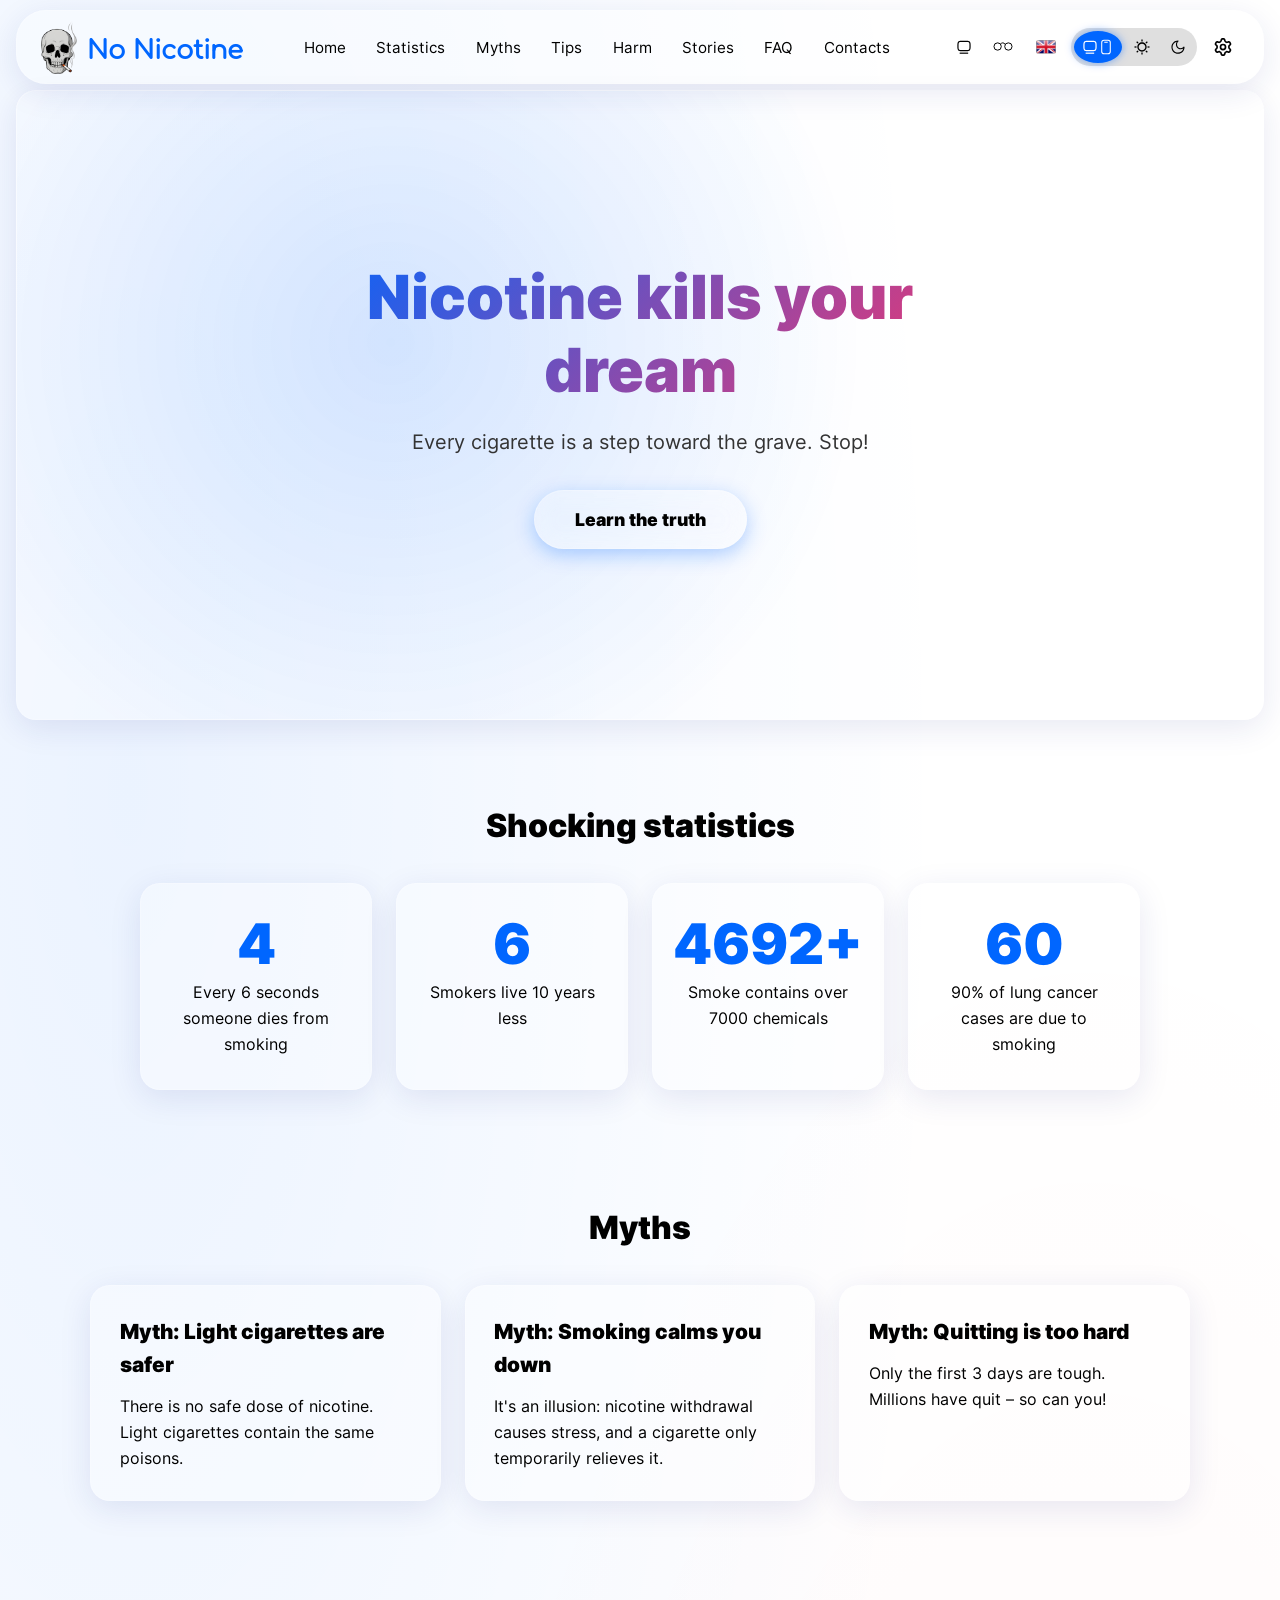
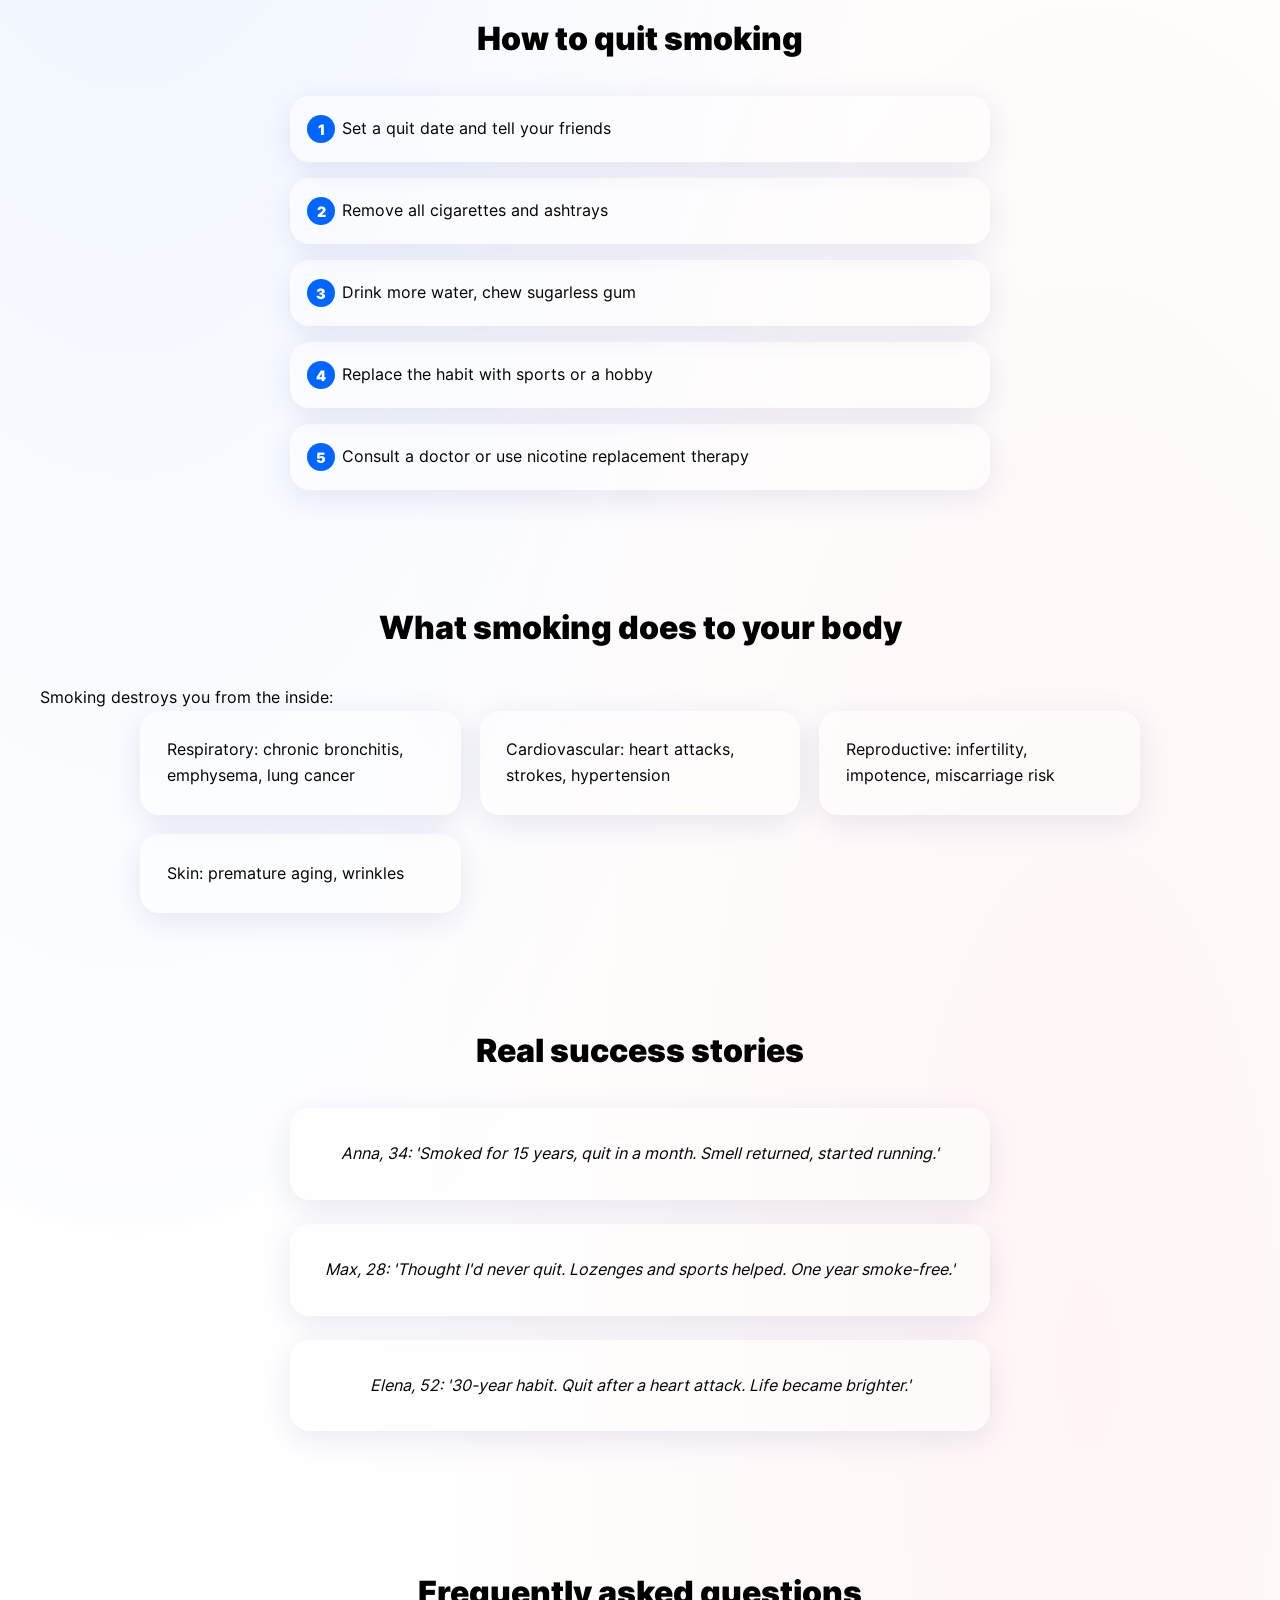
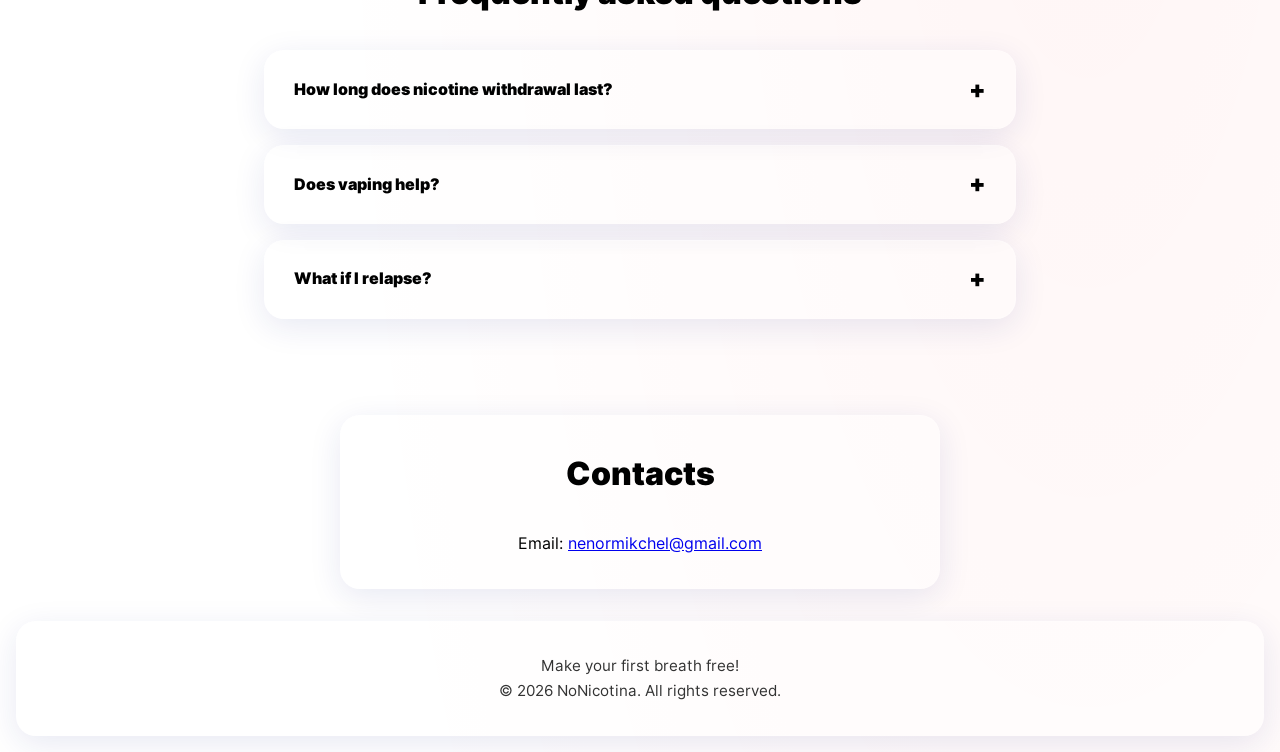
<file: index.html>
<!DOCTYPE html>
<html lang="ru" data-theme="system">
<head>
  <meta charset="UTF-8">
  <meta name="viewport" content="width=device-width, initial-scale=1.0">
  <title data-i18n="site_title">Нет никотину – освободи себя</title>
  <meta name="description" content="Антитабачный сайт о вреде курения, статистике, мифах и способах бросить. Присоединяйся к движению NoNicotina!">
  <meta name="keywords" content="бросить курить, вред курения, никотин, антитабак, здоровье, отказ от сигарет">
  <link rel="canonical" href="https://nonicotina.github.io/">
  <link rel="manifest" href="/site.webmanifest">
  <meta name="msapplication-config" content="/browserconfig.xml">
  <link rel="alternate" type="application/rss+xml" title="NoNicotina RSS Feed" href="/rss.xml">
  <link rel="alternate" type="application/atom+xml" title="Nonicotina Atom Feed" href="/atom.xml" />
  <link rel="search" type="application/opensearchdescription+xml" title="NoNicotina" href="/opensearch.xml">
  <!-- hreflang для всех языков -->
  <link rel="alternate" hreflang="ru" href="https://nonicotina.github.io/">
  <link rel="alternate" hreflang="en" href="https://nonicotina.github.io/?lang=en">
  <link rel="alternate" hreflang="uk" href="https://nonicotina.github.io/?lang=uk">
  <link rel="alternate" hreflang="fr" href="https://nonicotina.github.io/?lang=fr">
  <link rel="alternate" hreflang="x-default" href="https://nonicotina.github.io/">
  <!-- Open Graph -->
  <meta property="og:title" content="NoNicotina – антитабачный проект">
  <meta property="og:description" content="Узнай правду о курении и освободись от никотиновой зависимости.">
  <meta property="og:url" content="https://nonicotina.github.io/">
  <meta property="og:site_name" content="NoNicotina">
  <meta property="og:type" content="website">
  <meta property="og:locale" content="ru_RU">
  <meta property="og:locale:alternate" content="en_US">
  <meta property="og:locale:alternate" content="uk_UA">
  <meta property="og:locale:alternate" content="fr_FR">
  <meta property="og:image" content="https://nonicotina.github.io/static/icons/siteicon.webp">
  <meta property="og:image:width" content="256">
  <meta property="og:image:height" content="256">
  <!-- Twitter Card -->
  <meta name="twitter:card" content="summary">
  <meta name="twitter:title" content="NoNicotina">
  <meta name="twitter:description" content="Антитабачный сайт. Бросай курить!">
  <meta name="twitter:image" content="https://nonicotina.github.io/static/icons/siteicon.webp">
  <!-- Microsoft, Apple, etc. -->
  <meta name="msapplication-TileColor" content="#0066FF">
  <meta name="msapplication-TileImage" content="/static/favicon/mstile-150x150.png">
  <meta name="theme-color" content="#0066FF" media="(prefers-color-scheme: light)">
  <meta name="theme-color" content="#000000" media="(prefers-color-scheme: dark)">
  <!-- ================== FAVICONS (57 штук) ================== -->

	<!-- 1. Основной SVG (вектор, главный) -->
	<link rel="icon" type="image/svg+xml" href="/static/favicon/favicon.svg">

	<!-- 2. Классический .ico для старых браузеров -->
	<link rel="icon" type="image/x-icon" href="/static/favicon/favicon.ico">
	<!-- И дополнительные размеры .ico -->
	<link rel="icon" type="image/x-icon" sizes="16x16" href="/static/favicon/favicon-16x16.ico">
	<link rel="icon" type="image/x-icon" sizes="32x32" href="/static/favicon/favicon-32x32.ico">
	<link rel="icon" type="image/x-icon" sizes="48x48" href="/static/favicon/favicon-48x48.ico">
	<link rel="icon" type="image/x-icon" sizes="120x120" href="/static/favicon/favicon-120x120.ico">
	<link rel="icon" type="image/x-icon" sizes="180x180" href="/static/favicon/favicon-180x180.ico">

	<!-- 3. PNG универсальные -->
	<link rel="icon" type="image/png" sizes="16x16" href="/static/favicon/favicon-16x16.png">
	<link rel="icon" type="image/png" sizes="32x32" href="/static/favicon/favicon-32x32.png">
	<link rel="icon" type="image/png" sizes="48x48" href="/static/favicon/favicon-48x48.png">
	<link rel="icon" type="image/png" sizes="96x96" href="/static/favicon/favicon-96x96.png">
	<link rel="icon" type="image/png" sizes="120x120" href="/static/favicon/favicon-120x120.png">
	<link rel="icon" type="image/png" sizes="180x180" href="/static/favicon/favicon-180x180.png">
	<link rel="icon" type="image/png" sizes="192x192" href="/static/favicon/android-chrome-192x192.png">
	<link rel="icon" type="image/png" sizes="256x256" href="/static/favicon/android-chrome-256x256.png">
	<link rel="icon" type="image/png" sizes="384x384" href="/static/favicon/android-chrome-384x384.png">
	<link rel="icon" type="image/png" sizes="512x512" href="/static/favicon/android-chrome-512x512.png">

	<!-- 4. Apple Touch Icons (классические и новые) -->
	<link rel="apple-touch-icon" sizes="57x57" href="/static/favicon/apple-touch-icon-57x57.png">
	<link rel="apple-touch-icon" sizes="60x60" href="/static/favicon/apple-touch-icon-60x60.png">
	<link rel="apple-touch-icon" sizes="72x72" href="/static/favicon/apple-touch-icon-72x72.png">
	<link rel="apple-touch-icon" sizes="76x76" href="/static/favicon/apple-touch-icon-76x76.png">
	<link rel="apple-touch-icon" sizes="114x114" href="/static/favicon/apple-touch-icon-114x114.png">
	<link rel="apple-touch-icon" sizes="120x120" href="/static/favicon/apple-touch-icon-120x120.png">
	<link rel="apple-touch-icon" sizes="144x144" href="/static/favicon/apple-touch-icon-144x144.png">
	<link rel="apple-touch-icon" sizes="152x152" href="/static/favicon/apple-touch-icon-152x152.png">
	<link rel="apple-touch-icon" sizes="167x167" href="/static/favicon/apple-touch-icon-167x167.png">
	<link rel="apple-touch-icon" sizes="180x180" href="/static/favicon/apple-touch-icon-180x180.png">
	<!-- Apple icon (без "touch") -->
	<link rel="apple-touch-icon" sizes="57x57" href="/static/favicon/apple-icon-57x57.png">
	<link rel="apple-touch-icon" sizes="60x60" href="/static/favicon/apple-icon-60x60.png">
	<link rel="apple-touch-icon" sizes="72x72" href="/static/favicon/apple-icon-72x72.png">
	<link rel="apple-touch-icon" sizes="76x76" href="/static/favicon/apple-icon-76x76.png">
	<link rel="apple-touch-icon" sizes="114x114" href="/static/favicon/apple-icon-114x114.png">
	<link rel="apple-touch-icon" sizes="120x120" href="/static/favicon/apple-icon-120x120.png">
	<link rel="apple-touch-icon" sizes="144x144" href="/static/favicon/apple-icon-144x144.png">
	<link rel="apple-touch-icon" sizes="152x152" href="/static/favicon/apple-icon-152x152.png">
	<link rel="apple-touch-icon" sizes="180x180" href="/static/favicon/apple-icon-180x180.png">

	<!-- 5. Android Chrome (уже частично есть, но добавим все размеры) -->
	<link rel="icon" type="image/png" sizes="36x36" href="/static/favicon/android-chrome-36x36.png">
	<link rel="icon" type="image/png" sizes="48x48" href="/static/favicon/android-chrome-48x48.png">
	<link rel="icon" type="image/png" sizes="72x72" href="/static/favicon/android-chrome-72x72.png">
	<link rel="icon" type="image/png" sizes="96x96" href="/static/favicon/android-chrome-96x96.png">
	<link rel="icon" type="image/png" sizes="144x144" href="/static/favicon/android-chrome-144x144.png">
	<link rel="icon" type="image/png" sizes="168x168" href="/static/favicon/android-chrome-168x168.png">
	<link rel="icon" type="image/png" sizes="192x192" href="/static/favicon/android-chrome-192x192.png">
	<link rel="icon" type="image/png" sizes="256x256" href="/static/favicon/android-chrome-256x256.png">
	<link rel="icon" type="image/png" sizes="384x384" href="/static/favicon/android-chrome-384x384.png">
	<link rel="icon" type="image/png" sizes="512x512" href="/static/favicon/android-chrome-512x512.png">
	<link rel="icon" type="image/png" sizes="1024x1024" href="/static/favicon/android-chrome-1024x1024.png">

	<!-- 6. Maskable Icons (для PWA) -->
	<link rel="icon" type="image/png" sizes="192x192" href="/static/favicon/maskable-icon-192x192.png" purpose="maskable">
	<link rel="icon" type="image/png" sizes="512x512" href="/static/favicon/maskable-icon-512x512.png" purpose="maskable">
	<link rel="icon" type="image/png" sizes="1024x1024" href="/static/favicon/maskable-icon-1024x1024.png" purpose="maskable">

	<!-- 7. Microsoft Tiles (mstile) -->
	<meta name="msapplication-TileImage" content="/static/favicon/mstile-150x150.png">
	<meta name="msapplication-square70x70logo" content="/static/favicon/mstile-70x70.png">
	<meta name="msapplication-square150x150logo" content="/static/favicon/mstile-150x150.png">
	<meta name="msapplication-wide310x150logo" content="/static/favicon/mstile-310x150.png">
	<meta name="msapplication-square310x310logo" content="/static/favicon/mstile-310x310.png">

	<!-- 8. WebP-иконки для современных браузеров -->
	<link rel="icon" type="image/webp" sizes="16x16" href="/static/favicon/favicon-16x16.webp">
	<link rel="icon" type="image/webp" sizes="32x32" href="/static/favicon/favicon-32x32.webp">
	<link rel="icon" type="image/webp" sizes="48x48" href="/static/favicon/favicon-48x48.webp">
	<link rel="icon" type="image/webp" sizes="120x120" href="/static/favicon/favicon-120x120.webp">
	<link rel="icon" type="image/webp" sizes="180x180" href="/static/favicon/favicon-180x180.webp">

	<!-- 9. Дополнительные файлы (на всякий случай) -->
	<link rel="icon" type="image/png" href="/static/favicon/favicon.png">
	<link rel="icon" type="image/webp" href="/static/favicon/favicon.webp">

	<!-- 10. Android-icon (если используется в manifest) -->
	<link rel="icon" type="image/png" sizes="192x192" href="/static/favicon/android-icon-192x192.png">

	<!-- Конец блока favicon -->
  <link rel="mask-icon" href="/static/favicon/favicon.svg" color="#0066FF">
  <meta name="mobile-web-app-capable" content="yes">
  <meta name="apple-mobile-web-app-capable" content="yes">
  <meta name="apple-mobile-web-app-status-bar-style" content="black-translucent">
  <!-- JSON-LD Schema.org -->
  <script type="application/ld+json">
    {
      "@context": "https://schema.org",
      "@type": "WebSite",
      "name": "NoNicotina",
      "url": "https://nonicotina.github.io",
      "description": "Антитабачный проект, помогающий бросить курить.",
      "potentialAction": {
        "@type": "SearchAction",
        "target": "https://nonicotina.github.io/search?q={search_term_string}",
        "query-input": "required name=search_term_string"
      },
      "inLanguage": ["ru", "en", "uk", "fr"],
      "publisher": {
        "@type": "Organization",
        "name": "NoNicotina",
        "logo": {
          "@type": "ImageObject",
          "url": "https://nonicotina.github.io/static/icons/siteicon.webp"
        }
      }
    }
  </script>
  <!-- Подключаем стили -->
  <link rel="stylesheet" href="static/styles/style.css">
</head>
<body>
  <!-- ================= BVI-панель (вне wrapper, чтобы fixed работал от viewport) ================= -->
  <div class="bvi-panel" id="bviPanel">
    <div class="bvi-blocks bvi-block-center">
      <div class="bvi-block bvi-block-font">
        <div class="bvi-block-title" data-i18n="bvi_font">Шрифт:</div>
        <a class="bvi-link bvi-font-family-arial active">Аб</a>
        <a class="bvi-link bvi-font-family-times">Аб</a>
      </div>
      <div class="bvi-block bvi-block-fontSize">
        <div class="bvi-block-title" data-i18n="bvi_font_size">Размер шрифта:</div>
        <a data-fontsize="24" class="bvi-link bvi-fontSize-small active">Аб</a>
        <a data-fontsize="32" class="bvi-link bvi-fontSize-middle">Аб</a>
        <a data-fontsize="40" class="bvi-link bvi-fontSize-big">Аб</a>
      </div>
      <div class="bvi-block bvi-block-color">
        <div class="bvi-block-title" data-i18n="bvi_color">Цветопередача:</div>
        <a data-theme="white" class="bvi-link bvi-theme-white active">А</a>
        <a data-theme="black" class="bvi-link bvi-theme-black">А</a>
        <a data-theme="blue" class="bvi-link bvi-theme-blue">А</a>
        <a data-theme="brown" class="bvi-link bvi-theme-brown">А</a>
        <a data-theme="green" class="bvi-link bvi-theme-green">А</a>
      </div>
      <div class="bvi-block bvi-block-images">
        <div class="bvi-block-title" data-i18n="bvi_images">Изображения:</div>
        <a class="bvi-link bvi-images-on"><i class="bvi-images bvi-images-image"></i></a>
        <a class="bvi-link bvi-images-off active"><i class="bvi-images bvi-images-minus-circle"></i></a>
        <a class="bvi-link bvi-images-grayscale"><i class="bvi-images bvi-images-adjust"></i></a>
      </div>
      <div class="bvi-block bvi-block-speech">
        <div class="bvi-block-title" data-i18n="bvi_speech">Синтез речи:</div>
        <a class="bvi-link bvi-speech-off active"><i class="bvi-images bvi-images-volume-off"></i></a>
        <a class="bvi-link bvi-speech-on"><i class="bvi-images bvi-images-volume-up"></i></a>
      </div>
      <div class="bvi-block bvi-block-settings">
        <div class="bvi-block-title" data-i18n="settings">Настройки</div>
        <a class="bvi-link" id="bviModalBtn"><i class="bvi-images bvi-images-cog"></i></a>
        <a class="bvi-link" id="bviReset" data-i18n="bvi_reset">Обычная версия</a>
        <a class="bvi-link" id="bviHide" data-i18n="bvi_hide">Скрыть панель</a>
      </div>
    </div>
  </div>

  <!-- ================= ОСНОВНОЙ КОНТЕНТ (обёрнут для фильтра) ================= -->
  <div class="wrapper">

    <header class="header glass">
      <a href="/" class="logo" aria-label="NoNicotina"></a>
      <nav class="nav" role="navigation">
        <button class="hamburger" aria-expanded="false" aria-label="Меню">
          <span></span><span></span><span></span>
        </button>
        <ul class="nav-list">
          <li><a href="#home" data-i18n="nav_home">Главная</a></li>
          <li><a href="#stats" data-i18n="nav_stats">Статистика</a></li>
          <li><a href="#myths" data-i18n="nav_myths">Мифы</a></li>
          <li><a href="#tips" data-i18n="nav_tips">Советы</a></li>
          <li><a href="#harm" data-i18n="nav_about">О вреде</a></li>
          <li><a href="#stories" data-i18n="nav_stories">Истории</a></li>
          <li><a href="#faq" data-i18n="nav_faq">Вопросы</a></li>
          <li><a href="#contacts" data-i18n="nav_contacts">Контакты</a></li>
        </ul>
      </nav>
      <div class="controls">
        <!-- Переключатель ПК/Мобильная версия -->
        <button class="version-switch" id="versionSwitch" aria-label="Switch version">
          <svg class="icon-desktop" width="16" height="16" viewBox="0 0 16 16" fill="currentColor"><path d="M12.1665 13.5811V14.7803H3.66651V13.5811H12.1665Z"/><path d="M13.4453 7.02379C13.4453 6.04702 13.4452 5.3616 13.3887 4.83434C13.3333 4.31828 13.2302 4.02378 13.0723 3.80309C12.9446 3.62475 12.7877 3.46883 12.6094 3.34117C12.3887 3.18328 12.0942 3.08007 11.5781 3.02477C11.0508 2.96829 10.3655 2.96715 9.38867 2.96715H6.61035C5.63359 2.96715 4.94816 2.96827 4.4209 3.02477C3.90486 3.0801 3.61034 3.18321 3.38965 3.34117C3.21143 3.46878 3.05534 3.62487 2.92774 3.80309C2.76977 4.02377 2.66667 4.3183 2.61133 4.83434C2.55483 5.3616 2.55371 6.04702 2.55371 7.02379C2.55371 8.0006 2.55485 8.68596 2.61133 9.21324C2.66663 9.72936 2.76983 10.0238 2.92774 10.2445C3.0554 10.4228 3.21131 10.5797 3.38965 10.7074C3.61034 10.8654 3.90484 10.9685 4.4209 11.0238C4.94816 11.0803 5.63359 11.0804 6.61035 11.0804H9.38867C10.3654 11.0804 11.0508 11.0803 11.5781 11.0238C12.0941 10.9685 12.3887 10.8652 12.6094 10.7074C12.7877 10.5797 12.9446 10.4229 13.0723 10.2445C13.2301 10.0238 13.3334 9.72927 13.3887 9.21324C13.4452 8.68596 13.4453 8.00058 13.4453 7.02379ZM14.6455 7.02379C14.6455 7.97428 14.646 8.73509 14.5811 9.34117C14.5149 9.95828 14.3756 10.4858 14.0479 10.9437C13.8436 11.229 13.5938 11.4788 13.3086 11.683C12.8507 12.0108 12.3232 12.15 11.7061 12.2162C11.1 12.2811 10.3391 12.2806 9.38867 12.2806H6.61035C5.66018 12.2806 4.89991 12.2811 4.29395 12.2162C3.67684 12.15 3.14935 12.0108 2.69141 11.683C2.40613 11.4788 2.15639 11.229 1.95215 10.9437C1.62436 10.4858 1.4841 9.95828 1.41797 9.34117C1.35305 8.73511 1.35449 7.97424 1.35449 7.02379C1.35449 6.07366 1.35308 5.31333 1.41797 4.70738C1.4841 4.09028 1.62436 3.56279 1.95215 3.10485C2.15638 2.81956 2.40613 2.56982 2.69141 2.36559C3.14935 2.03779 3.67684 1.89753 4.29395 1.83141C4.8999 1.76652 5.66022 1.76793 6.61035 1.76793H9.38867C10.3391 1.76793 11.1 1.76649 11.7061 1.83141C12.3232 1.89753 12.8507 2.03779 13.3086 2.36559C13.5939 2.56982 13.8436 2.81957 14.0479 3.10485C14.3756 3.56279 14.5149 4.09028 14.5811 4.70738C14.646 5.31335 14.6455 6.07362 14.6455 7.02379Z"/></svg>
          <svg class="icon-mobile" xmlns="http://www.w3.org/2000/svg" width="16" height="16" viewBox="0 0 20 20" fill="currentColor"><path d="M12.5 1A3.5 3.5 0 0 1 16 4.5v11a3.5 3.5 0 0 1-3.5 3.5h-5A3.5 3.5 0 0 1 4 15.5v-11A3.5 3.5 0 0 1 7.5 1h5Zm-5 1.3a2.2 2.2 0 0 0-2.2 2.2v11a2.2 2.2 0 0 0 2.2 2.2h5a2.2 2.2 0 0 0 2.2-2.2v-11a2.2 2.2 0 0 0-2.2-2.2h-5Zm4.65 2.35h-4.3v-1.3h4.3v1.3Z"/></svg>
        </button>
        <!-- Переключатель Версии для слабовидящих -->
        <button class="bvi-toggle-btn" id="bviToggleBtn" aria-label="Версия для слабовидящих">
          <svg xmlns="http://www.w3.org/2000/svg" fill="none" viewBox="0 0 41 41" class="impaired-icon" width="20" height="20">
            <circle cx="31.5" cy="19.5" r="7.5" stroke="currentColor" stroke-width="2"></circle>
            <circle cx="9.5" cy="19.5" r="7.5" stroke="currentColor" stroke-width="2"></circle>
            <path stroke="currentColor" stroke-width="2" d="M15 15c3.333-4 6.667-4 10 0"></path>
          </svg>
        </button>
        <!-- Дропдаун языков -->
        <div class="lang-switch">
          <button class="lang-current" aria-haspopup="listbox">
            <img src="[data-uri]" alt="RU" width="16" height="12">
          </button>
          <ul class="lang-dropdown" role="listbox">
            <li data-lang="ru"><img src="[data-uri]" alt="RU"></li>
            <li data-lang="en"><img src="[data-uri]" alt="EN"></li>
            <li data-lang="uk"><img src="[data-uri]" alt="UA"></li>
            <li data-lang="fr"><img src="[data-uri]" alt="FR"></li>
          </ul>
        </div>
        <!-- Тема -->
        <div class="theme-toggle">
          <button class="theme-btn" data-theme="system" aria-label="System theme">
            <svg class="icon-system-desktop" width="16" height="16" viewBox="0 0 16 16" fill="currentColor"><path d="M12.1665 13.5811V14.7803H3.66651V13.5811H12.1665Z"/><path d="M13.4453 7.02379C13.4453 6.04702 13.4452 5.3616 13.3887 4.83434C13.3333 4.31828 13.2302 4.02378 13.0723 3.80309C12.9446 3.62475 12.7877 3.46883 12.6094 3.34117C12.3887 3.18328 12.0942 3.08007 11.5781 3.02477C11.0508 2.96829 10.3655 2.96715 9.38867 2.96715H6.61035C5.63359 2.96715 4.94816 2.96827 4.4209 3.02477C3.90486 3.0801 3.61034 3.18321 3.38965 3.34117C3.21143 3.46878 3.05534 3.62487 2.92774 3.80309C2.76977 4.02377 2.66667 4.3183 2.61133 4.83434C2.55483 5.3616 2.55371 6.04702 2.55371 7.02379C2.55371 8.0006 2.55485 8.68596 2.61133 9.21324C2.66663 9.72936 2.76983 10.0238 2.92774 10.2445C3.0554 10.4228 3.21131 10.5797 3.38965 10.7074C3.61034 10.8654 3.90484 10.9685 4.4209 11.0238C4.94816 11.0803 5.63359 11.0804 6.61035 11.0804H9.38867C10.3654 11.0804 11.0508 11.0803 11.5781 11.0238C12.0941 10.9685 12.3887 10.8652 12.6094 10.7074C12.7877 10.5797 12.9446 10.4229 13.0723 10.2445C13.2301 10.0238 13.3334 9.72927 13.3887 9.21324C13.4452 8.68596 13.4453 8.00058 13.4453 7.02379ZM14.6455 7.02379C14.6455 7.97428 14.646 8.73509 14.5811 9.34117C14.5149 9.95828 14.3756 10.4858 14.0479 10.9437C13.8436 11.229 13.5938 11.4788 13.3086 11.683C12.8507 12.0108 12.3232 12.15 11.7061 12.2162C11.1 12.2811 10.3391 12.2806 9.38867 12.2806H6.61035C5.66018 12.2806 4.89991 12.2811 4.29395 12.2162C3.67684 12.15 3.14935 12.0108 2.69141 11.683C2.40613 11.4788 2.15639 11.229 1.95215 10.9437C1.62436 10.4858 1.4841 9.95828 1.41797 9.34117C1.35305 8.73511 1.35449 7.97424 1.35449 7.02379C1.35449 6.07366 1.35308 5.31333 1.41797 4.70738C1.4841 4.09028 1.62436 3.56279 1.95215 3.10485C2.15638 2.81956 2.40613 2.56982 2.69141 2.36559C3.14935 2.03779 3.67684 1.89753 4.29395 1.83141C4.8999 1.76652 5.66022 1.76793 6.61035 1.76793H9.38867C10.3391 1.76793 11.1 1.76649 11.7061 1.83141C12.3232 1.89753 12.8507 2.03779 13.3086 2.36559C13.5939 2.56982 13.8436 2.81957 14.0479 3.10485C14.3756 3.56279 14.5149 4.09028 14.5811 4.70738C14.646 5.31335 14.6455 6.07362 14.6455 7.02379Z"/></svg>
            <svg class="icon-system-mobile" xmlns="http://www.w3.org/2000/svg" width="16" height="16" viewBox="0 0 20 20" fill="currentColor"><path d="M12.5 1A3.5 3.5 0 0 1 16 4.5v11a3.5 3.5 0 0 1-3.5 3.5h-5A3.5 3.5 0 0 1 4 15.5v-11A3.5 3.5 0 0 1 7.5 1h5Zm-5 1.3a2.2 2.2 0 0 0-2.2 2.2v11a2.2 2.2 0 0 0 2.2 2.2h5a2.2 2.2 0 0 0 2.2-2.2v-11a2.2 2.2 0 0 0-2.2-2.2h-5Zm4.65 2.35h-4.3v-1.3h4.3v1.3Z"/></svg>
          </button>
          <button class="theme-btn" data-theme="light" aria-label="Light theme">
            <svg width="16" height="16" viewBox="0 0 16 16" fill="currentColor"><path d="M11.3496 8C11.3496 6.14985 9.85015 4.65039 8 4.65039C6.14985 4.65039 4.65039 6.14985 4.65039 8C4.65039 9.85015 6.14985 11.3496 8 11.3496C9.85015 11.3496 11.3496 9.85015 11.3496 8ZM12.6504 8C12.6504 10.5681 10.5681 12.6504 8 12.6504C5.43188 12.6504 3.34961 10.5681 3.34961 8C3.34961 5.43188 5.43188 3.34961 8 3.34961C10.5681 3.34961 12.6504 5.43188 12.6504 8Z"/><path d="M8.65039 0.5V2.5H7.34961V0.5H8.65039Z"/><path d="M8.65039 13.5V15.5H7.34961V13.5H8.65039Z"/><path d="M3.15808 2.24035L4.57229 3.65456L3.6525 4.57435L2.23829 3.16014L3.15808 2.24035Z"/><path d="M12.3505 11.4327L13.7647 12.8469L12.8449 13.7667L11.4307 12.3525L12.3505 11.4327Z"/><path d="M2.24537 12.8469L3.65958 11.4327L4.57937 12.3525L3.16516 13.7667L2.24537 12.8469Z"/><path d="M11.4377 3.65455L12.852 2.24033L13.7718 3.16012L12.3575 4.57434L11.4377 3.65455Z"/><path d="M0.5 7.35461H2.5V8.6554H0.5L0.5 7.35461Z"/><path d="M13.5 7.35461H15.5V8.6554H13.5V7.35461Z"/></svg>
          </button>
          <button class="theme-btn" data-theme="dark" aria-label="Dark theme">
            <svg width="16" height="16" viewBox="0 0 16 16" fill="currentColor"><path d="M13.2764 9.52324C12.5607 9.97754 11.7177 10.242 10.7812 10.242C8.11386 10.2419 5.95042 8.07997 5.9502 5.41289C5.9502 4.48128 6.21453 3.61071 6.67188 2.87285C4.30332 3.4658 2.54992 5.60845 2.5498 8.16093C2.5498 11.1712 4.99103 13.6102 8 13.6102C10.5383 13.6102 12.6709 11.8724 13.2764 9.52324ZM7.05078 5.41289C7.051 7.47224 8.72116 9.1423 10.7812 9.14238C11.9248 9.14238 12.887 8.63397 13.5781 7.8084C13.7266 7.63106 13.9701 7.56547 14.1875 7.64433C14.4049 7.72329 14.5497 7.9297 14.5498 8.16093C14.5498 11.7766 11.6161 14.7098 8 14.7098C4.38402 14.7098 1.4502 11.7792 1.4502 8.16093C1.45033 4.54322 4.3812 1.61015 8 1.61015C8.23027 1.61015 8.43585 1.75352 8.51562 1.96953C8.59536 2.18554 8.53241 2.42829 8.35742 2.57793C7.55573 3.26311 7.05078 4.27876 7.05078 5.41289Z"/></svg>
          </button>
        </div>
        <!-- Шестерёнка настроек -->
        <button class="settings-btn" id="settingsBtn" aria-label="Settings">
          <svg data-component="Octicon" aria-hidden="true" focusable="false" class="octicon octicon-gear" viewBox="0 0 16 16" width="16" height="16" fill="currentColor" display="inline-block" overflow="visible" style="vertical-align: text-bottom;"><path d="M8 0a8.2 8.2 0 0 1 .701.031C9.444.095 9.99.645 10.16 1.29l.288 1.107c.018.066.079.158.212.224.231.114.454.243.668.386.123.082.233.09.299.071l1.103-.303c.644-.176 1.392.021 1.82.63.27.385.506.792.704 1.218.315.675.111 1.422-.364 1.891l-.814.806c-.049.048-.098.147-.088.294.016.257.016.515 0 .772-.01.147.038.246.088.294l.814.806c.475.469.679 1.216.364 1.891a7.977 7.977 0 0 1-.704 1.217c-.428.61-1.176.807-1.82.63l-1.102-.302c-.067-.019-.177-.011-.3.071a5.909 5.909 0 0 1-.668.386c-.133.066-.194.158-.211.224l-.29 1.106c-.168.646-.715 1.196-1.458 1.26a8.006 8.006 0 0 1-1.402 0c-.743-.064-1.289-.614-1.458-1.26l-.289-1.106c-.018-.066-.079-.158-.212-.224a5.738 5.738 0 0 1-.668-.386c-.123-.082-.233-.09-.299-.071l-1.103.303c-.644.176-1.392-.021-1.82-.63a8.12 8.12 0 0 1-.704-1.218c-.315-.675-.111-1.422.363-1.891l.815-.806c.05-.048.098-.147.088-.294a6.214 6.214 0 0 1 0-.772c.01-.147-.038-.246-.088-.294l-.815-.806C.635 6.045.431 5.298.746 4.623a7.92 7.92 0 0 1 .704-1.217c.428-.61 1.176-.807 1.82-.63l1.102.302c.067.019.177.011.3-.071.214-.143.437-.272.668-.386.133-.066.194-.158.211-.224l.29-1.106C6.009.645 6.556.095 7.299.03 7.53.01 7.764 0 8 0Zm-.571 1.525c-.036.003-.108.036-.137.146l-.289 1.105c-.147.561-.549.967-.998 1.189-.173.086-.34.183-.5.29-.417.278-.97.423-1.529.27l-1.103-.303c-.109-.03-.175.016-.195.045-.22.312-.412.644-.573.99-.014.031-.021.11.059.19l.815.806c.411.406.562.957.53 1.456a4.709 4.709 0 0 0 0 .582c.032.499-.119 1.05-.53 1.456l-.815.806c-.081.08-.073.159-.059.19.162.346.353.677.573.989.02.03.085.076.195.046l1.102-.303c.56-.153 1.113-.008 1.53.27.161.107.328.204.501.29.447.222.85.629.997 1.189l.289 1.105c.029.109.101.143.137.146a6.6 6.6 0 0 0 1.142 0c.036-.003.108-.036.137-.146l.289-1.105c.147-.561.549-.967.998-1.189.173-.086.34-.183.5-.29.417-.278.97-.423 1.529-.27l1.103.303c.109.029.175-.016.195-.045.22-.313.411-.644.573-.99.014-.031.021-.11-.059-.19l-.815-.806c-.411-.406-.562-.957-.53-1.456a4.709 4.709 0 0 0 0-.582c-.032-.499.119-1.05.53-1.456l.815-.806c.081-.08.073-.159.059-.19a6.464 6.464 0 0 0-.573-.989c-.02-.03-.085-.076-.195-.046l-1.102.303c-.56.153-1.113.008-1.53-.27a4.44 4.44 0 0 0-.501-.29c-.447-.222-.85-.629-.997-1.189l-.289-1.105c-.029-.11-.101-.143-.137-.146a6.6 6.6 0 0 0-1.142 0ZM11 8a3 3 0 1 1-6 0 3 3 0 0 1 6 0ZM9.5 8a1.5 1.5 0 1 0-3.001.001A1.5 1.5 0 0 0 9.5 8Z"/></svg>
        </button>
      </div>
    </header>

    <main id="home">
      <section class="hero glass">
        <div class="hero-content">
          <h1 data-i18n="hero_title">Никотин убивает мечту</h1>
          <p data-i18n="hero_subtitle">Каждая сигарета — шаг к могиле. Остановись!</p>
          <a href="#stats" class="cta-button glass" data-i18n="hero_cta">Узнать правду</a>
        </div>
      </section>

      <section id="stats" class="stats">
        <h2 data-i18n="stats_title">Шокирующая статистика</h2>
        <div class="stats-grid">
          <div class="stat-card glass">
            <div class="stat-number" data-count="6">0</div>
            <p data-i18n="stats_item1">Каждые 6 секунд человек умирает от курения</p>
          </div>
          <div class="stat-card glass">
            <div class="stat-number" data-count="10">0</div>
            <p data-i18n="stats_item2">Курильщики живут на 10 лет меньше</p>
          </div>
          <div class="stat-card glass">
            <div class="stat-number" data-count="7000">0</div>
            <p data-i18n="stats_item3">В дыме более 7000 химикатов</p>
          </div>
          <div class="stat-card glass">
            <div class="stat-number" data-count="90">0</div>
            <p data-i18n="stats_item4">90% случаев рака лёгких — из-за курения</p>
          </div>
        </div>
      </section>

      <section id="myths" class="myths">
        <h2 data-i18n="nav_myths">Мифы</h2>
        <div class="myths-list">
          <article class="myth glass">
            <h3 data-i18n="myth1_title">Миф: Лёгкие сигареты безопаснее</h3>
            <p data-i18n="myth1_text">Нет безопасной дозы никотина. Лёгкие сигареты содержат те же яды.</p>
          </article>
          <article class="myth glass">
            <h3 data-i18n="myth2_title">Миф: Курение успокаивает</h3>
            <p data-i18n="myth2_text">Это иллюзия: никотиновая ломка создаёт стресс, а сигарета лишь временно снимает его.</p>
          </article>
          <article class="myth glass">
            <h3 data-i18n="myth3_title">Миф: Бросить трудно</h3>
            <p data-i18n="myth3_text">Трудно только первые 3 дня. Миллионы людей уже бросили — ты сможешь!</p>
          </article>
        </div>
      </section>

      <section id="tips" class="tips">
        <h2 data-i18n="tips_title">Как бросить курить</h2>
        <ol class="tips-list">
          <li data-i18n="tip1" class="glass">Назначь дату отказа и скажи друзьям</li>
          <li data-i18n="tip2" class="glass">Убери все сигареты и пепельницы</li>
          <li data-i18n="tip3" class="glass">Пей больше воды, жуй жвачку без сахара</li>
          <li data-i18n="tip4" class="glass">Замени привычку спортом или хобби</li>
          <li data-i18n="tip5" class="glass">Обратись к врачу или используй никотинзаместительную терапию</li>
        </ol>
      </section>

      <section id="harm" class="harm">
        <h2 data-i18n="harm_title">Что курение делает с организмом</h2>
        <p data-i18n="harm_intro">Курение разрушает тебя изнутри:</p>
        <div class="harm-grid">
          <div class="harm-item glass"><span data-i18n="harm_respiratory">Дыхательная система: хронический бронхит, эмфизема, рак лёгких</span></div>
          <div class="harm-item glass"><span data-i18n="harm_heart">Сердечно-сосудистая: инфаркты, инсульты, гипертония</span></div>
          <div class="harm-item glass"><span data-i18n="harm_reproductive">Репродуктивная система: бесплодие, импотенция, риск выкидыша</span></div>
          <div class="harm-item glass"><span data-i18n="harm_skin">Кожа: преждевременное старение, морщины</span></div>
        </div>
      </section>

      <section id="stories" class="stories">
        <h2 data-i18n="stories_title">Реальные истории победителей</h2>
        <div class="story-card glass">
          <p data-i18n="story1">Анна, 34 года: «Курила 15 лет, бросила за месяц. Вернулось обоняние, начала бегать.»</p>
        </div>
        <div class="story-card glass">
          <p data-i18n="story2">Максим, 28 лет: «Думал, что никогда не брошу. Помогли леденцы и спорт. Год без сигарет.»</p>
        </div>
        <div class="story-card glass">
          <p data-i18n="story3">Елена, 52 года: «Стаж 30 лет. Бросила после инфаркта. Жизнь стала ярче.»</p>
        </div>
      </section>

      <section id="faq" class="faq">
        <h2 data-i18n="faq_title">Часто задаваемые вопросы</h2>
        <details class="faq-item glass">
          <summary data-i18n="faq_q1">Сколько длится никотиновая ломка?</summary>
          <p data-i18n="faq_a1">Острые симптомы проходят за 3-7 дней. Психологическая тяга может сохраняться месяцы, но слабеет.</p>
        </details>
        <details class="faq-item glass">
          <summary data-i18n="faq_q2">Помогает ли вейпинг?</summary>
          <p data-i18n="faq_a2">Нет. Вейпы содержат никотин и вредные химикаты, они просто другая форма зависимости.</p>
        </details>
        <details class="faq-item glass">
          <summary data-i18n="faq_q3">Что делать, если срываюсь?</summary>
          <p data-i18n="faq_a3">Не корите себя. Проанализируйте причину и продолжайте попытки. Каждый срыв — опыт.</p>
        </details>
      </section>

      <section id="contacts" class="contacts glass">
        <h2 data-i18n="nav_contacts">Контакты</h2>
        <p>Email: <a href="mailto:nenormikchel@gmail.com">nenormikchel@gmail.com</a></p>
      </section>
    </main>

    <footer class="glass">
      <p data-i18n="footer_quote">Сделай первый вдох свободным!</p>
      <p data-i18n="footer_copyright">© 2026 NoNicotina. Все права защищены.</p>
    </footer>

  </div> <!-- /wrapper -->

  <!-- ================= МОДАЛЬНОЕ ОКНО (вне wrapper) ================= -->
  <div class="settings-modal" id="settingsModal">
    <div class="modal-content glass">
      <h2 data-i18n="settings">Настройки</h2>
      <div class="setting-group">
        <label data-i18n="address_formal">Форма обращения</label>
        <select id="addressSelect">
          <option value="formal" data-i18n="address_formal">Вы</option>
          <option value="informal" data-i18n="address_informal">Ты</option>
        </select>
      </div>
      <div class="setting-group">
        <label data-i18n="style_formal">Стиль общения</label>
        <select id="styleSelect">
          <option value="formal" data-i18n="style_formal">Формальный</option>
          <option value="informal" data-i18n="style_informal">Неформальный</option>
          <option value="normal" data-i18n="style_normal">Обычный</option>
          <option value="friendly" data-i18n="style_friendly">Дружелюбный</option>
        </select>
      </div>
      <div class="setting-group">
        <label data-i18n="font_size">Размер шрифта</label>
        <input type="range" id="fontSizeRange" min="12" max="24" value="16" step="2">
        <span id="fontSizeValue">16px</span>
      </div>
      <div class="setting-group">
        <label data-i18n="scale">Масштаб</label>
        <input type="range" id="scaleRange" min="0.8" max="1.5" value="1" step="0.1">
        <span id="scaleValue">100%</span>
      </div>
      <div class="setting-group">
        <label data-i18n="contrast">Контраст</label>
        <input type="range" id="contrastRange" min="0.8" max="1.5" value="1" step="0.1">
      </div>
      <button class="close-modal" id="closeSettingsModal">×</button>
    </div>
  </div>

  <script src="static/scripts/i18n.js"></script>
  <script src="static/scripts/script.js"></script>
</body>
</html>
</file>
<file: static/styles/style.css>
/* ================================================================
   style.css – полный стиль сайта NoNicotina
   ================================================================ */

/* ---------- Fonts ---------- */
@font-face {
  font-family: 'Inter';
  src: url('../fonts/Inter-Regular.otf') format('opentype');
  font-weight: 400;
  font-display: swap;
}
@font-face {
  font-family: 'Inter';
  src: url('../fonts/Inter-Black.otf') format('opentype');
  font-weight: 900;
  font-display: swap;
}
@font-face {
  font-family: 'Comfortaa';
  src: url('../fonts/Comfortaa.ttf') format('truetype');
  font-weight: 400;
  font-display: swap;
}

/* ---------- Variables & Theme System ---------- */
:root {
  /* базовые */
  --bg: #FFFFFF;
  --text: #000000;
  --text-soft: #333333;
  --accent: #0066FF;
  /* glass */
  --glass-bg: rgba(255, 255, 255, 0.35);
  --glass-border: rgba(255, 255, 255, 0.2);
  --glass-shadow: 0 8px 32px 0 rgba(31, 38, 135, 0.1);
  --glass-blur: 16px;
  /* размеры */
  --font-base: 16px;
  --font-scale: 1;
  --contrast: 1;
  --border-radius: 20px;
  --transition-speed: 0.3s;
}

/* Тёмная тема */
[data-theme="dark"] {
  --bg: #0a0a0a;
  --text: #f0f0f0;
  --text-soft: #aaaaaa;
  --glass-bg: rgba(20, 20, 20, 0.5);
  --glass-border: rgba(255, 255, 255, 0.08);
  --glass-shadow: 0 8px 32px 0 rgba(0, 0, 0, 0.6);
}

/* Системная тема (по умолчанию system) */
@media (prefers-color-scheme: dark) {
  [data-theme="system"] {
    --bg: #0a0a0a;
    --text: #f0f0f0;
    --text-soft: #aaaaaa;
    --glass-bg: rgba(20, 20, 20, 0.5);
    --glass-border: rgba(255, 255, 255, 0.08);
    --glass-shadow: 0 8px 32px 0 rgba(0, 0, 0, 0.6);
  }
}

/* ---------- Global Reset ---------- */
*, *::before, *::after {
  box-sizing: border-box;
  margin: 0;
  padding: 0;
}

html {
  font-size: calc(var(--font-base) * var(--font-scale));
  scroll-behavior: smooth;
}

body {
  font-family: 'Inter', -apple-system, BlinkMacSystemFont, sans-serif;
  font-weight: 400;
  line-height: 1.6;
  background: var(--bg);
  color: var(--text);
  min-height: 100vh;
  transition: background 0.4s ease, color 0.4s ease;
  /* filter убран! */
  background-image:
    radial-gradient(ellipse at 10% 20%, rgba(0, 102, 255, 0.08) 0%, transparent 50%),
    radial-gradient(ellipse at 85% 75%, rgba(255, 0, 0, 0.04) 0%, transparent 50%);
}

/* Обёртка контента – сюда переносим фильтр */
.wrapper {
  filter: contrast(var(--contrast));
  min-height: 100vh;
}

/* ---------- Glass Utility Class ---------- */
.glass {
  background: var(--glass-bg);
  backdrop-filter: blur(var(--glass-blur));
  -webkit-backdrop-filter: blur(var(--glass-blur));
  border: 1px solid var(--glass-border);
  border-radius: var(--border-radius);
  box-shadow: var(--glass-shadow);
}

/* ---------- Header ---------- */
.header {
  position: sticky;
  top: 10px;
  z-index: 1000;
  display: flex;
  align-items: center;
  justify-content: space-between;
  padding: 0.6rem 1.5rem;
  margin: 0.5rem 1rem;
  border-radius: 30px;
  transition: all var(--transition-speed) ease;
}

/* Логотип – полностью через CSS */
.logo {
  display: flex;
  align-items: center;
  text-decoration: none;
  background: url('../icons/siteicon.webp') left center / 36px auto no-repeat;
  height: 53px;
  padding-left: 46px;
  font-family: 'Comfortaa', cursive;
  font-size: 1.6rem;
  font-weight: 700;
  color: var(--accent);
  white-space: nowrap;
  user-select: none;
  transition: transform 0.2s, filter 0.2s;
}
.logo:hover {
  transform: scale(1.03);
  filter: drop-shadow(0 0 6px rgba(0,102,255,0.3));
}
.logo::after {
  display: flex;
  align-items: center;
  height: 100%;
  transform: translateY(4px);
}
/* Языковые версии логотипа задаём через атрибут lang у html,
   но data-text будет обновляться динамически из JS.
   Дополнительно можно захардкодить fallback:
*/
html[lang="ru"] .logo::after { content: "Нет никотину"; }
html[lang="en"] .logo::after { content: "No Nicotine"; }
html[lang="uk"] .logo::after { content: "Ні нікотину"; }
html[lang="fr"] .logo::after { content: "Pas de nicotine"; }

/* Навигация */
.nav {
  display: flex;
  align-items: center;
}
.nav-list {
  display: flex;
  list-style: none;
  gap: 0.5rem 1.5rem;
  flex-wrap: wrap;
}
.nav-list a {
  text-decoration: none;
  color: var(--text);
  font-weight: 500;
  font-size: 0.95rem;
  padding: 0.3rem 0.2rem;
  border-bottom: 2px solid transparent;
  transition: border-color 0.2s, color 0.2s;
}
.nav-list a:hover,
.nav-list a:focus-visible {
  color: var(--accent);
  border-bottom-color: var(--accent);
}

/* Бургер */
.hamburger {
  display: none;
  background: none;
  border: none;
  cursor: pointer;
  padding: 5px;
  margin-right: 10px;
}
.hamburger span {
  display: block;
  width: 26px;
  height: 3px;
  background: var(--text);
  margin: 5px 0;
  border-radius: 3px;
  transition: all 0.3s ease;
}
/* Анимация бургера в открытом состоянии (опционально) */
.hamburger.active span:nth-child(1) {
  transform: rotate(45deg) translate(5px, 6px);
}
.hamburger.active span:nth-child(2) {
  opacity: 0;
}
.hamburger.active span:nth-child(3) {
  transform: rotate(-45deg) translate(5px, -6px);
}

/* Блок управления (язык, тема, настройки, версия) */
.controls {
  display: flex;
  align-items: center;
  gap: 0.6rem;
}

/* Переключатель ПК/Мобильная версия */
.version-switch {
  background: none;
  border: 1px solid var(--glass-border);
  border-radius: 8px;
  padding: 4px;
  cursor: pointer;
  color: var(--text);
  display: flex;
  align-items: center;
  transition: background 0.2s;
}
.version-switch:hover {
  background: var(--glass-bg);
}
.version-switch .icon-desktop,
.version-switch .icon-mobile {
  width: 16px;
  height: 16px;
}
/* По умолчанию показываем обе иконки, скрываем одну в медиа-запросах */
.version-switch .icon-mobile {
  display: none;
}

/* ---------- Кнопки темы (полная замена) ---------- */
.theme-toggle {
  display: flex;
  gap: 4px;
  background: rgba(128, 128, 128, 0.25);
  border-radius: 20px;
  padding: 3px;
  backdrop-filter: blur(12px);
}

.theme-btn {
  background: transparent;
  border: 2px solid transparent;
  padding: 6px;
  border-radius: 50%;
  cursor: pointer;
  display: flex;
  align-items: center;
  justify-content: center;
  transition: background 0.25s, color 0.25s, border-color 0.25s;
  /* ЦВЕТ ПО УМОЛЧАНИЮ – чёрный для светлой, белый для тёмной */
  color: var(--text);
}

/* Светлая тема – явно чёрный */
[data-theme="light"] .theme-btn,
[data-theme="system"] .theme-btn {
  color: #000000;
}

/* Тёмная тема – белый */
[data-theme="dark"] .theme-btn {
  color: #ffffff;
}

/* Системная тема, если ОС тёмная – переопределяем на белый */
@media (prefers-color-scheme: dark) {
  [data-theme="system"] .theme-btn {
    color: #ffffff;
  }
}

.theme-btn:hover:not(.active) {
  background: rgba(128, 128, 128, 0.3);
  border-color: var(--text-soft);
}

.theme-btn.active {
  background: var(--accent);
  color: #fff;
  border-color: var(--accent);
  box-shadow: 0 0 8px rgba(0,102,255,0.5);
}

/* Переключатель языка */
.lang-switch {
  position: relative;
}
.lang-current {
  background: var(--glass-bg);
  border: 1px solid var(--glass-border);
  border-radius: 8px;
  padding: 3px 5px;
  cursor: pointer;
  display: flex;
  align-items: center;
  gap: 4px;
  backdrop-filter: blur(8px);
  transition: background 0.2s;
}
.lang-current:hover {
  background: rgba(0,102,255,0.1);
}
.lang-current img {
  width: 20px;
  height: 14px;
  border-radius: 2px;
}
.lang-dropdown {
  position: absolute;
  top: calc(100% + 6px);
  left: 50%;
  right: auto;
  transform: translateX(-50%);
  list-style: none;
  background: var(--glass-bg);
  backdrop-filter: blur(16px);
  border-radius: 12px;
  border: 1px solid var(--glass-border);
  padding: 0.4rem;
  display: none;
  z-index: 1001;
  min-width: 100%;
  box-shadow: var(--glass-shadow);
}
.lang-dropdown.active {
  display: block;
}
.lang-dropdown li {
  padding: 0.4rem;
  cursor: pointer;
  border-radius: 8px;
  transition: background 0.2s;
}
.lang-dropdown li:hover {
  background: rgba(0,102,255,0.15);
}
.lang-dropdown img {
  width: 22px;
  height: 15px;
  display: block;
}

/* Кнопка настроек */
.settings-btn {
  background: var(--glass-bg);
  border: 1px solid var(--glass-border);
  border-radius: 50%;
  padding: 6px;
  cursor: pointer;
  color: var(--text);
  display: flex;
  align-items: center;
  justify-content: center;
  backdrop-filter: blur(12px);
  transition: transform 0.3s, background 0.2s;
}
.settings-btn:hover {
  transform: rotate(90deg);
  background: rgba(0,102,255,0.15);
}
.settings-btn svg {
  width: 18px;
  height: 18px;
}

/* ---------- Модальное окно настроек ---------- */
.settings-modal {
  position: fixed;
  inset: 0;
  background: rgba(0,0,0,0.5);
  backdrop-filter: blur(6px);
  display: none;
  justify-content: center;
  align-items: center;
  z-index: 2000;
  animation: fadeIn 0.2s ease;
}
.settings-modal.open {
  display: flex;
}
.modal-content {
  max-width: 550px;
  width: 90%;
  padding: 2rem 2rem 1.5rem;
  position: relative;
  color: var(--text);
  background: var(--glass-bg);
  backdrop-filter: blur(20px);
  border-radius: 24px;
  border: 1px solid var(--glass-border);
  box-shadow: 0 20px 50px rgba(0,0,0,0.3);
  animation: slideUp 0.3s ease;
  max-height: 85vh;
  overflow-y: auto;
}
.modal-content h2 {
  margin-bottom: 1.5rem;
  font-weight: 700;
  font-size: 1.6rem;
}
.setting-group {
  margin-bottom: 1.5rem;
  display: flex;
  flex-direction: column;
  gap: 0.4rem;
}
.setting-group label {
  font-weight: 600;
  font-size: 0.9rem;
  color: var(--text-soft);
  text-transform: uppercase;
  letter-spacing: 0.5px;
}
.setting-group select,
.setting-group input[type="range"] {
  padding: 0.6rem;
  border-radius: 12px;
  border: 1px solid var(--glass-border);
  background: var(--glass-bg);
  color: var(--text);
  backdrop-filter: blur(12px);
  font-size: 1rem;
  outline: none;
}
.setting-group input[type="range"] {
  height: 6px;
  -webkit-appearance: none;
  appearance: none;
  background: var(--glass-bg);
}
.setting-group input[type="range"]::-webkit-slider-thumb {
  -webkit-appearance: none;
  width: 18px;
  height: 18px;
  border-radius: 50%;
  background: var(--accent);
  cursor: pointer;
  border: none;
}
.close-modal {
  position: absolute;
  top: 10px;
  right: 16px;
  background: none;
  border: none;
  font-size: 1.8rem;
  cursor: pointer;
  color: var(--text);
  line-height: 1;
  transition: transform 0.2s;
}
.close-modal:hover {
  transform: scale(1.2);
}

/* ---------- BVI Панель (слабовидящие) ---------- */
.bvi-panel {
  position: fixed;
  top: 0;
  left: 0;
  width: 100%;
  background: #000;
  color: #fff;
  z-index: 9000;
  padding: 12px 20px;
  display: none;
  flex-wrap: wrap;
  gap: 10px;
  align-items: center;
  justify-content: center;
  border-bottom: 2px solid #e2241c;
}
body.bvi-active .bvi-panel {
  display: flex;
}
.bvi-blocks {
  display: flex;
  flex-wrap: wrap;
  gap: 15px;
  align-items: center;
  max-width: 1100px;
  margin: 0 auto;
}
.bvi-block {
  display: flex;
  align-items: center;
  gap: 6px;
}
.bvi-block-title {
  font-weight: 600;
  font-size: 0.9rem;
  white-space: nowrap;
}
.bvi-link {
  color: #fff;
  text-decoration: none;
  padding: 4px 10px;
  border-radius: 6px;
  background: #333;
  font-size: 0.9rem;
  cursor: pointer;
  transition: background 0.2s;
}
.bvi-link.active {
  background: #e2241c;
  color: #fff;
}
.bvi-link:hover {
  background: #555;
}
/* Цветовые темы BVI */
[data-bvi-theme="white"] body {
  background: #fff !important;
  color: #000 !important;
}
[data-bvi-theme="black"] body {
  background: #000 !important;
  color: #fff !important;
}
[data-bvi-theme="blue"] body {
  background: #9dd1ff !important;
  color: #063462 !important;
}
[data-bvi-theme="brown"] body {
  background: #f7f3d6 !important;
  color: #4d3b1c !important;
}
[data-bvi-theme="green"] body {
  background: #e1f5e1 !important;
  color: #1e3b1e !important;
}

/* Скрытие/отображение изображений в BVI */
body.bvi-images-off img,
body.bvi-images-off video,
body.bvi-images-off svg {
  display: none !important;
}
body.bvi-images-grayscale img,
body.bvi-images-grayscale video {
  filter: grayscale(100%) !important;
}

/* ---------- Hero ---------- */
.hero {
  display: flex;
  align-items: center;
  justify-content: center;
  min-height: 70vh;
  text-align: center;
  padding: 2rem;
  margin: 0.5rem 1rem 2rem;
  position: relative;
  overflow: hidden;
}
.hero::before {
  content: '';
  position: absolute;
  inset: 0;
  background: radial-gradient(circle at 30% 40%, rgba(0,102,255,0.15) 0%, transparent 50%);
  z-index: 0;
}
.hero-content {
  position: relative;
  z-index: 1;
  max-width: 700px;
}
.hero h1 {
  font-family: 'Inter', sans-serif;
  font-weight: 900;
  font-size: clamp(2.2rem, 7vw, 3.8rem);
  line-height: 1.2;
  margin-bottom: 1.2rem;
  background: linear-gradient(135deg, var(--accent), #ff3366);
  -webkit-background-clip: text;
  -webkit-text-fill-color: transparent;
  background-clip: text;
}
.hero p {
  font-size: 1.25rem;
  color: var(--text-soft);
  margin-bottom: 2rem;
  max-width: 500px;
  margin-left: auto;
  margin-right: auto;
}
.cta-button {
  display: inline-block;
  padding: 0.9rem 2.5rem;
  border-radius: 50px;
  text-decoration: none;
  font-weight: 700;
  font-size: 1.1rem;
  color: #fff;
  background: var(--accent);
  border: 1px solid rgba(255,255,255,0.2);
  box-shadow: 0 6px 20px rgba(0,102,255,0.3);
  transition: transform 0.2s, box-shadow 0.2s;
}
.cta-button:hover {
  transform: translateY(-3px);
  box-shadow: 0 10px 28px rgba(0,102,255,0.45);
}
.cta-button.glass {
  background: var(--glass-bg);
  backdrop-filter: blur(12px);
  border: 1px solid var(--glass-border);
  color: var(--text);
}

/* ---------- Sections ---------- */
section {
  padding: 3rem 1.5rem;
  margin: 1rem;
  border-radius: var(--border-radius);
}
section h2 {
  font-size: 2rem;
  font-weight: 800;
  margin-bottom: 2rem;
  text-align: center;
  color: var(--text);
}

/* Stats */
.stats-grid {
  display: grid;
  grid-template-columns: repeat(auto-fit, minmax(200px, 1fr));
  gap: 1.5rem;
  max-width: 1000px;
  margin: 0 auto;
}
.stat-card {
  padding: 2rem 1.2rem;
  text-align: center;
  transition: transform 0.3s;
}
.stat-card:hover {
  transform: translateY(-6px);
}
.stat-number {
  font-size: 3.5rem;
  font-weight: 900;
  color: var(--accent);
  margin-bottom: 0.5rem;
  line-height: 1;
}

/* Myths */
.myths-list {
  display: grid;
  grid-template-columns: repeat(auto-fit, minmax(280px, 1fr));
  gap: 1.5rem;
  max-width: 1100px;
  margin: 0 auto;
}
.myth {
  padding: 1.8rem;
}
.myth h3 {
  font-size: 1.3rem;
  margin-bottom: 0.8rem;
}

/* Tips */
.tips-list {
  max-width: 700px;
  margin: 0 auto;
  list-style: none;
  padding: 0;
  display: flex;
  flex-direction: column;
  gap: 1rem;
}
.tips-list li {
  padding: 1.2rem 1.8rem;
  font-weight: 500;
  counter-increment: tip-counter;
  position: relative;
  padding-left: 3.2rem;
}
.tips-list li::before {
  content: counter(tip-counter);
  position: absolute;
  left: 1rem;
  top: 50%;
  transform: translateY(-50%);
  background: var(--accent);
  color: #fff;
  border-radius: 50%;
  width: 28px;
  height: 28px;
  display: flex;
  align-items: center;
  justify-content: center;
  font-weight: 700;
  font-size: 0.9rem;
}

/* Harm */
.harm-grid {
  display: grid;
  grid-template-columns: repeat(auto-fit, minmax(240px, 1fr));
  gap: 1.2rem;
  max-width: 1000px;
  margin: 0 auto;
}
.harm-item {
  padding: 1.6rem;
  font-weight: 500;
}

/* Stories */
.stories {
  text-align: center;
}
.story-card {
  padding: 2rem;
  max-width: 700px;
  margin: 0 auto 1.5rem;
  font-style: italic;
}

/* FAQ */
.faq {
  max-width: 800px;
  margin-left: auto;
  margin-right: auto;
}
.faq-item {
  margin-bottom: 1rem;
  padding: 0;
  border-radius: var(--border-radius);
  overflow: hidden;
}
.faq-item summary {
  padding: 1.2rem 1.8rem;
  font-weight: 600;
  cursor: pointer;
  list-style: none;
  display: flex;
  justify-content: space-between;
  align-items: center;
}
.faq-item summary::-webkit-details-marker {
  display: none;
}
.faq-item summary::after {
  content: '+';
  font-size: 1.5rem;
  transition: transform 0.3s;
}
.faq-item[open] summary::after {
  content: '−';
  transform: rotate(180deg);
}
.faq-item p {
  padding: 0 1.8rem 1.5rem;
  color: var(--text-soft);
}

/* Contacts */
.contacts {
  max-width: 600px;
  margin: 2rem auto;
  text-align: center;
  padding: 2rem;
}

/* Footer */
footer {
  text-align: center;
  padding: 2rem 1rem;
  margin: 1.5rem 1rem 1rem;
  font-size: 0.95rem;
  color: var(--text-soft);
}

/* ---------- Анимации ---------- */
@keyframes fadeIn {
  from { opacity: 0; }
  to { opacity: 1; }
}
@keyframes slideUp {
  from { transform: translateY(30px); opacity: 0; }
  to { transform: translateY(0); opacity: 1; }
}

/* Счётчики анимация не требуется, всё делает JS */

/* ---------- Адаптивность ---------- */
@media (max-width: 768px) {
  .header {
    flex-wrap: wrap;
    justify-content: space-between;
  }
  .nav-list {
    display: none;
    flex-direction: column;
    position: absolute;
    top: 70px;
    left: 1rem;
    right: 1rem;
    background: var(--glass-bg);
    backdrop-filter: blur(20px);
    border-radius: 20px;
    padding: 1.5rem;
    border: 1px solid var(--glass-border);
    box-shadow: var(--glass-shadow);
    z-index: 999;
  }
  .nav-list.open {
    display: flex;
  }
  .hamburger {
    display: block;
  }
  .controls {
    gap: 0.4rem;
  }
  .version-switch .icon-desktop {
    display: none;
  }
  .version-switch .icon-mobile {
    display: block;
  }
  .hero h1 {
    font-size: 2rem;
  }
  .stat-number {
    font-size: 2.8rem;
  }
}

@media (min-width: 769px) {
  .version-switch .icon-mobile {
    display: none;
  }
  .version-switch .icon-desktop {
    display: block;
  }
  .nav-list {
    display: flex !important;
    position: static;
    background: none;
    backdrop-filter: none;
    border: none;
    box-shadow: none;
    padding: 0;
  }
}

/* Принудительная мобильная версия через класс force-mobile */
body.force-mobile .header {
  flex-wrap: wrap;
}
body.force-mobile .nav-list {
  display: none;
  flex-direction: column;
  position: absolute;
  top: 70px;
  left: 1rem;
  right: 1rem;
  background: var(--glass-bg);
  backdrop-filter: blur(20px);
  border-radius: 20px;
  padding: 1.5rem;
  border: 1px solid var(--glass-border);
  box-shadow: var(--glass-shadow);
  z-index: 999;
}
body.force-mobile .nav-list.open {
  display: flex;
}
body.force-mobile .hamburger {
  display: block;
}
body.force-mobile .version-switch .icon-desktop {
  display: none;
}
body.force-mobile .version-switch .icon-mobile {
  display: block;
}
body.force-mobile .hero h1 {
  font-size: 2rem;
}

/* ---------- Доступность ---------- */
:focus-visible {
  outline: 2px solid var(--accent);
  outline-offset: 2px;
}

/* Для слабовидящих при активном BVI */
body.bvi-active {
  font-size: 1.2rem;
  line-height: 1.8;
}
body.bvi-active .glass {
  background: rgba(0,0,0,0.6);
  border: 2px solid #fff;
  box-shadow: none;
}

.bvi-toggle-btn {
  background: none;
  border: 1px solid var(--glass-border);
  border-radius: 50%;
  padding: 6px;
  cursor: pointer;
  color: var(--text);
  display: flex;
  align-items: center;
  justify-content: center;
  transition: background 0.2s;
}
.bvi-toggle-btn:hover {
  background: rgba(0,102,255,0.15);
}
</file>
